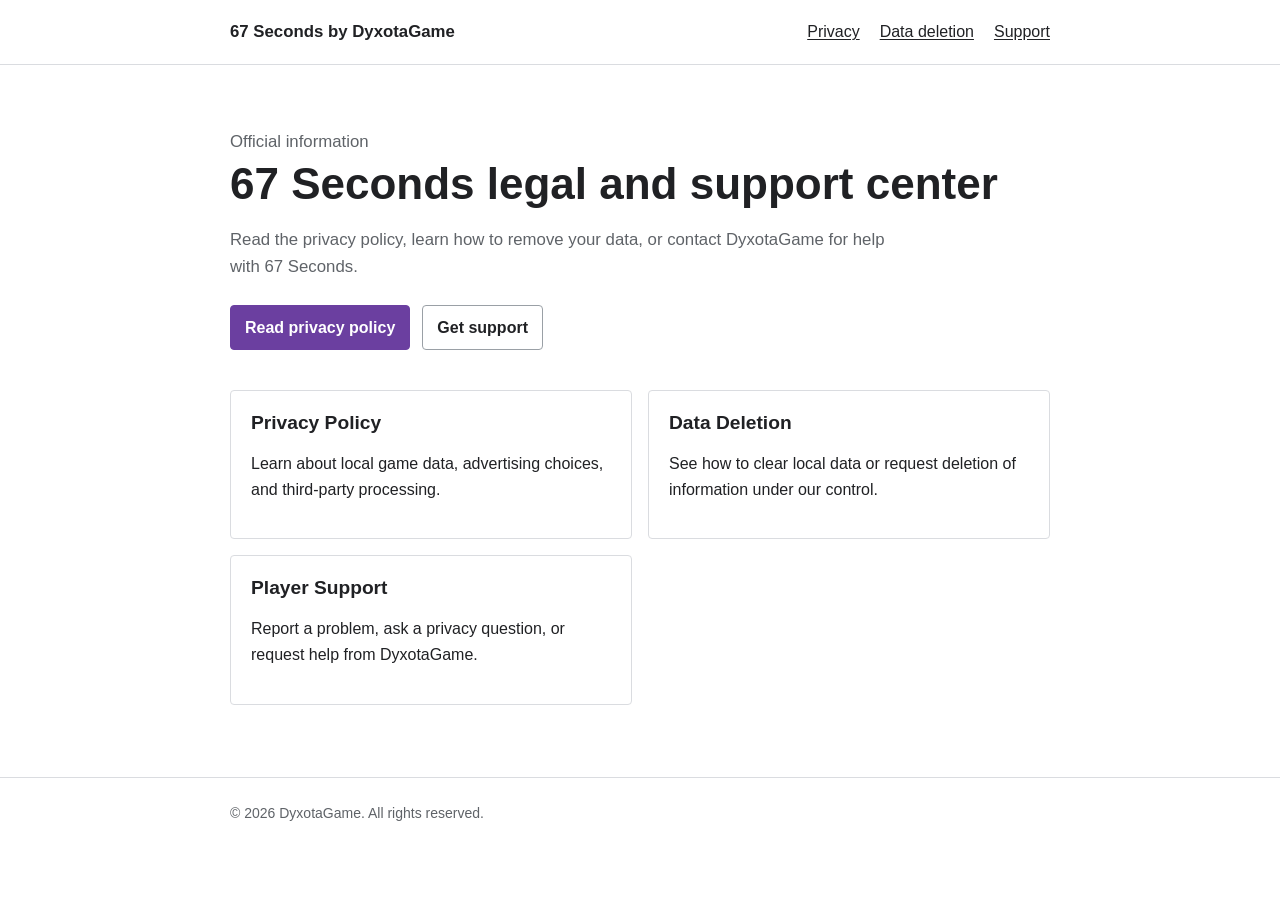
<file: docs/index.html>
<!doctype html>
<html lang="en">
<head>
  <meta charset="utf-8">
  <meta name="viewport" content="width=device-width, initial-scale=1">
  <meta name="description" content="Official legal information and player support for 67 Seconds by DyxotaGame.">
  <title>67 Seconds — Legal &amp; Support</title>
  <link rel="stylesheet" href="./assets/styles.css?v=1">
</head>
<body>
  <header class="site-header">
    <nav class="nav shell" aria-label="Main navigation">
      <a class="brand" href="./"><span class="brand-mark">67 Seconds</span> by DyxotaGame</a>
      <div class="nav-links">
        <a href="./privacy-policy/">Privacy</a>
        <a href="./data-deletion/">Data deletion</a>
        <a href="./support/">Support</a>
      </div>
    </nav>
  </header>

  <main class="shell">
    <section class="hero">
      <p class="eyebrow">Official information</p>
      <h1>67 Seconds legal and support center</h1>
      <p>Read the privacy policy, learn how to remove your data, or contact DyxotaGame for help with 67 Seconds.</p>
      <div class="actions">
        <a class="button primary" href="./privacy-policy/">Read privacy policy</a>
        <a class="button" href="./support/">Get support</a>
      </div>
    </section>

    <section class="grid" aria-label="Available resources">
      <article class="card">
        <h2>Privacy Policy</h2>
        <p>Learn about local game data, advertising choices, and third-party processing.</p>
      </article>
      <article class="card">
        <h2>Data Deletion</h2>
        <p>See how to clear local data or request deletion of information under our control.</p>
      </article>
      <article class="card">
        <h2>Player Support</h2>
        <p>Report a problem, ask a privacy question, or request help from DyxotaGame.</p>
      </article>
    </section>
  </main>

  <footer class="site-footer">
    <div class="shell">© 2026 DyxotaGame. All rights reserved.</div>
  </footer>
</body>
</html>
</file>
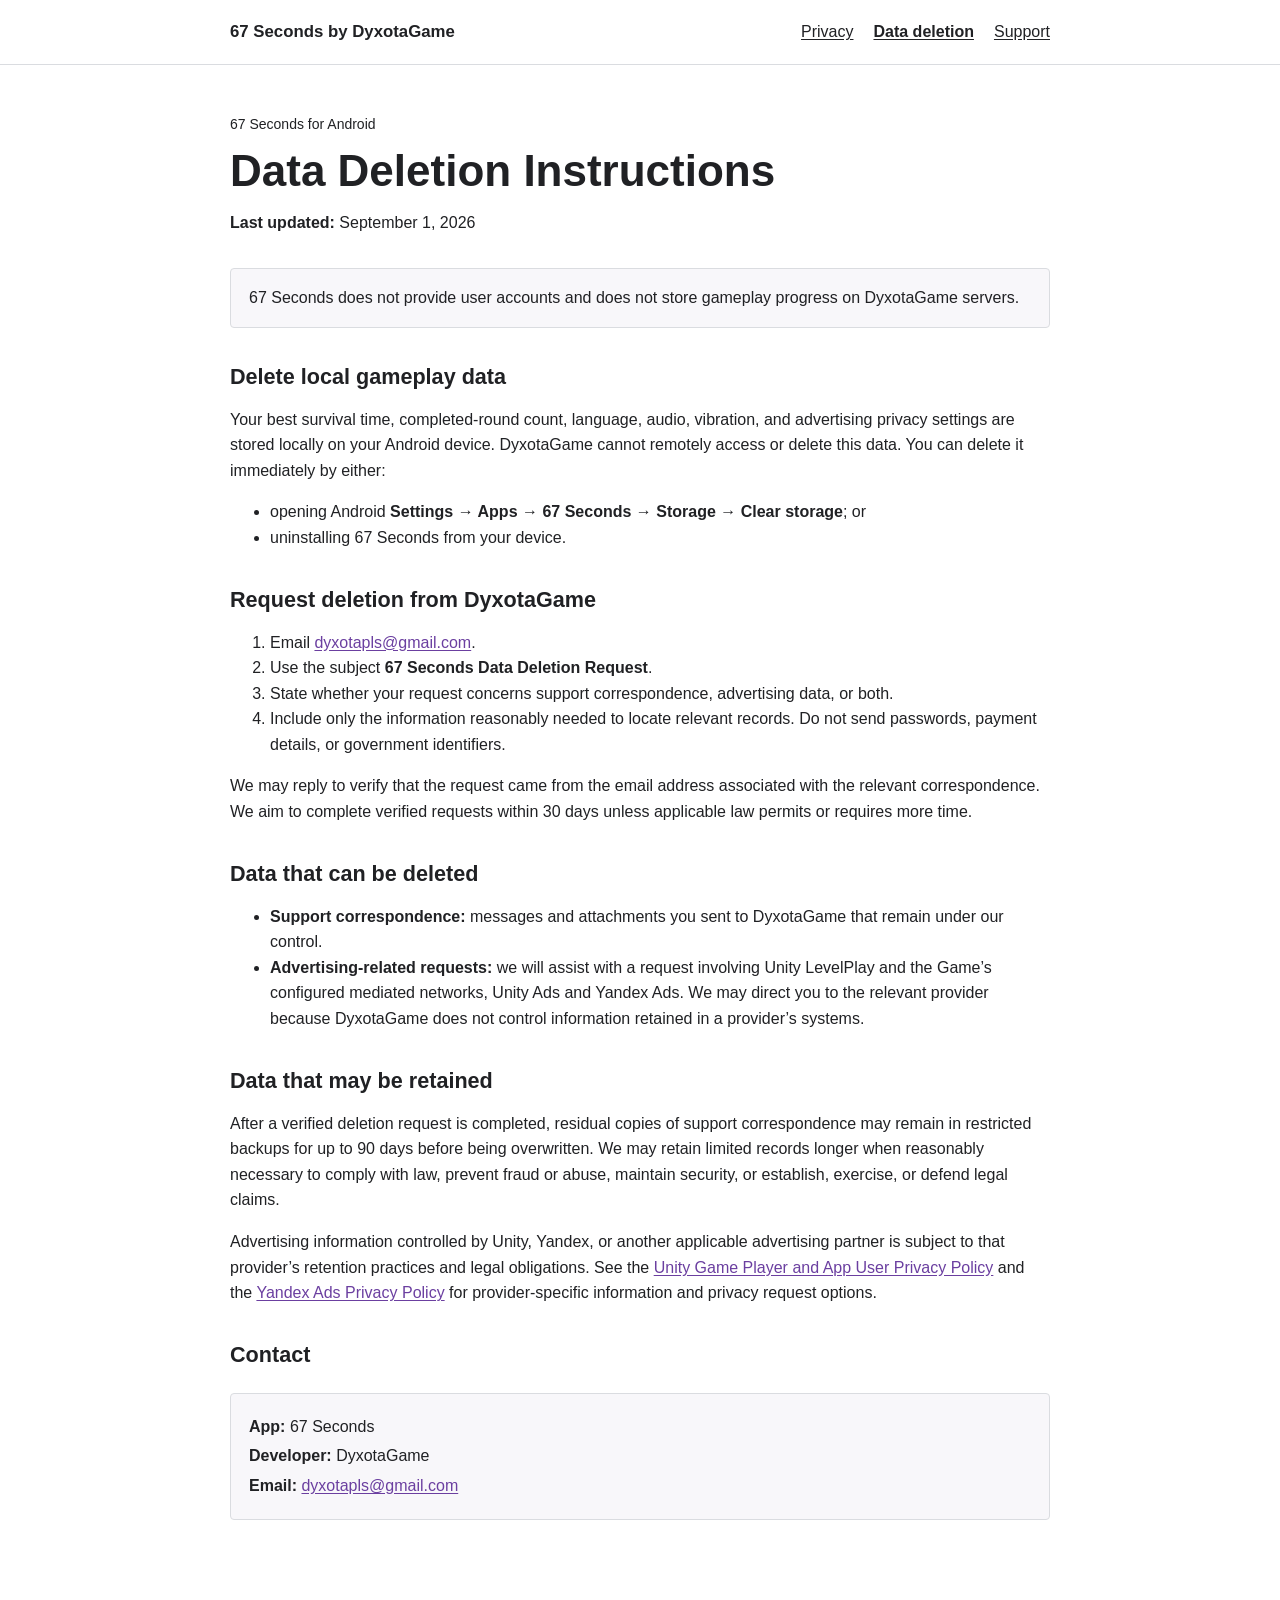
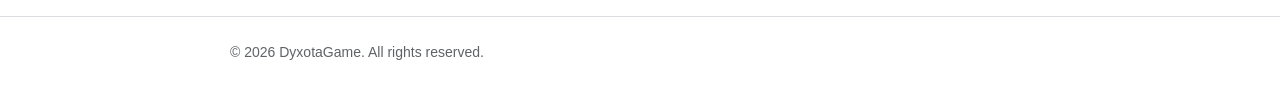
<file: docs/data-deletion/index.html>
<!doctype html>
<html lang="en">
<head>
  <meta charset="utf-8">
  <meta name="viewport" content="width=device-width, initial-scale=1">
  <meta name="description" content="Instructions for deleting data associated with 67 Seconds by DyxotaGame.">
  <title>Data Deletion — 67 Seconds</title>
  <link rel="stylesheet" href="../assets/styles.css?v=1">
</head>
<body>
  <header class="site-header">
    <nav class="nav shell" aria-label="Main navigation">
      <a class="brand" href="../"><span class="brand-mark">67 Seconds</span> by DyxotaGame</a>
      <div class="nav-links">
        <a href="../privacy-policy/">Privacy</a>
        <a href="./" aria-current="page">Data deletion</a>
        <a href="../support/">Support</a>
      </div>
    </nav>
  </header>

  <main class="shell">
    <article class="legal">
      <p class="eyebrow">67 Seconds for Android</p>
      <h1>Data Deletion Instructions</h1>
      <p class="meta"><strong>Last updated:</strong> September 1, 2026</p>

      <div class="notice">
        67 Seconds does not provide user accounts and does not store gameplay progress on DyxotaGame servers.
      </div>

      <h2>Delete local gameplay data</h2>
      <p>Your best survival time, completed-round count, language, audio, vibration, and advertising privacy settings are stored locally on your Android device. DyxotaGame cannot remotely access or delete this data. You can delete it immediately by either:</p>
      <ul>
        <li>opening Android <strong>Settings → Apps → 67 Seconds → Storage → Clear storage</strong>; or</li>
        <li>uninstalling 67 Seconds from your device.</li>
      </ul>

      <h2>Request deletion from DyxotaGame</h2>
      <ol>
        <li>Email <a href="mailto:dyxotapls@gmail.com?subject=67%20Seconds%20Data%20Deletion%20Request">dyxotapls@gmail.com</a>.</li>
        <li>Use the subject <strong>67 Seconds Data Deletion Request</strong>.</li>
        <li>State whether your request concerns support correspondence, advertising data, or both.</li>
        <li>Include only the information reasonably needed to locate relevant records. Do not send passwords, payment details, or government identifiers.</li>
      </ol>
      <p>We may reply to verify that the request came from the email address associated with the relevant correspondence. We aim to complete verified requests within 30 days unless applicable law permits or requires more time.</p>

      <h2>Data that can be deleted</h2>
      <ul>
        <li><strong>Support correspondence:</strong> messages and attachments you sent to DyxotaGame that remain under our control.</li>
        <li><strong>Advertising-related requests:</strong> we will assist with a request involving Unity LevelPlay and the Game’s configured mediated networks, Unity Ads and Yandex Ads. We may direct you to the relevant provider because DyxotaGame does not control information retained in a provider’s systems.</li>
      </ul>

      <h2>Data that may be retained</h2>
      <p>After a verified deletion request is completed, residual copies of support correspondence may remain in restricted backups for up to 90 days before being overwritten. We may retain limited records longer when reasonably necessary to comply with law, prevent fraud or abuse, maintain security, or establish, exercise, or defend legal claims.</p>
      <p>Advertising information controlled by Unity, Yandex, or another applicable advertising partner is subject to that provider’s retention practices and legal obligations. See the <a href="https://unity.com/legal/game-player-and-app-user-privacy-policy" rel="noopener noreferrer">Unity Game Player and App User Privacy Policy</a> and the <a href="https://yandex.com/legal/international_ads_privacy_policy/en/" rel="noopener noreferrer">Yandex Ads Privacy Policy</a> for provider-specific information and privacy request options.</p>

      <h2>Contact</h2>
      <div class="contact-box">
        <p><strong>App:</strong> 67 Seconds</p>
        <p><strong>Developer:</strong> DyxotaGame</p>
        <p><strong>Email:</strong> <a href="mailto:dyxotapls@gmail.com?subject=67%20Seconds%20Data%20Deletion%20Request">dyxotapls@gmail.com</a></p>
      </div>
    </article>
  </main>

  <footer class="site-footer">
    <div class="shell">© 2026 DyxotaGame. All rights reserved.</div>
  </footer>
</body>
</html>
</file>
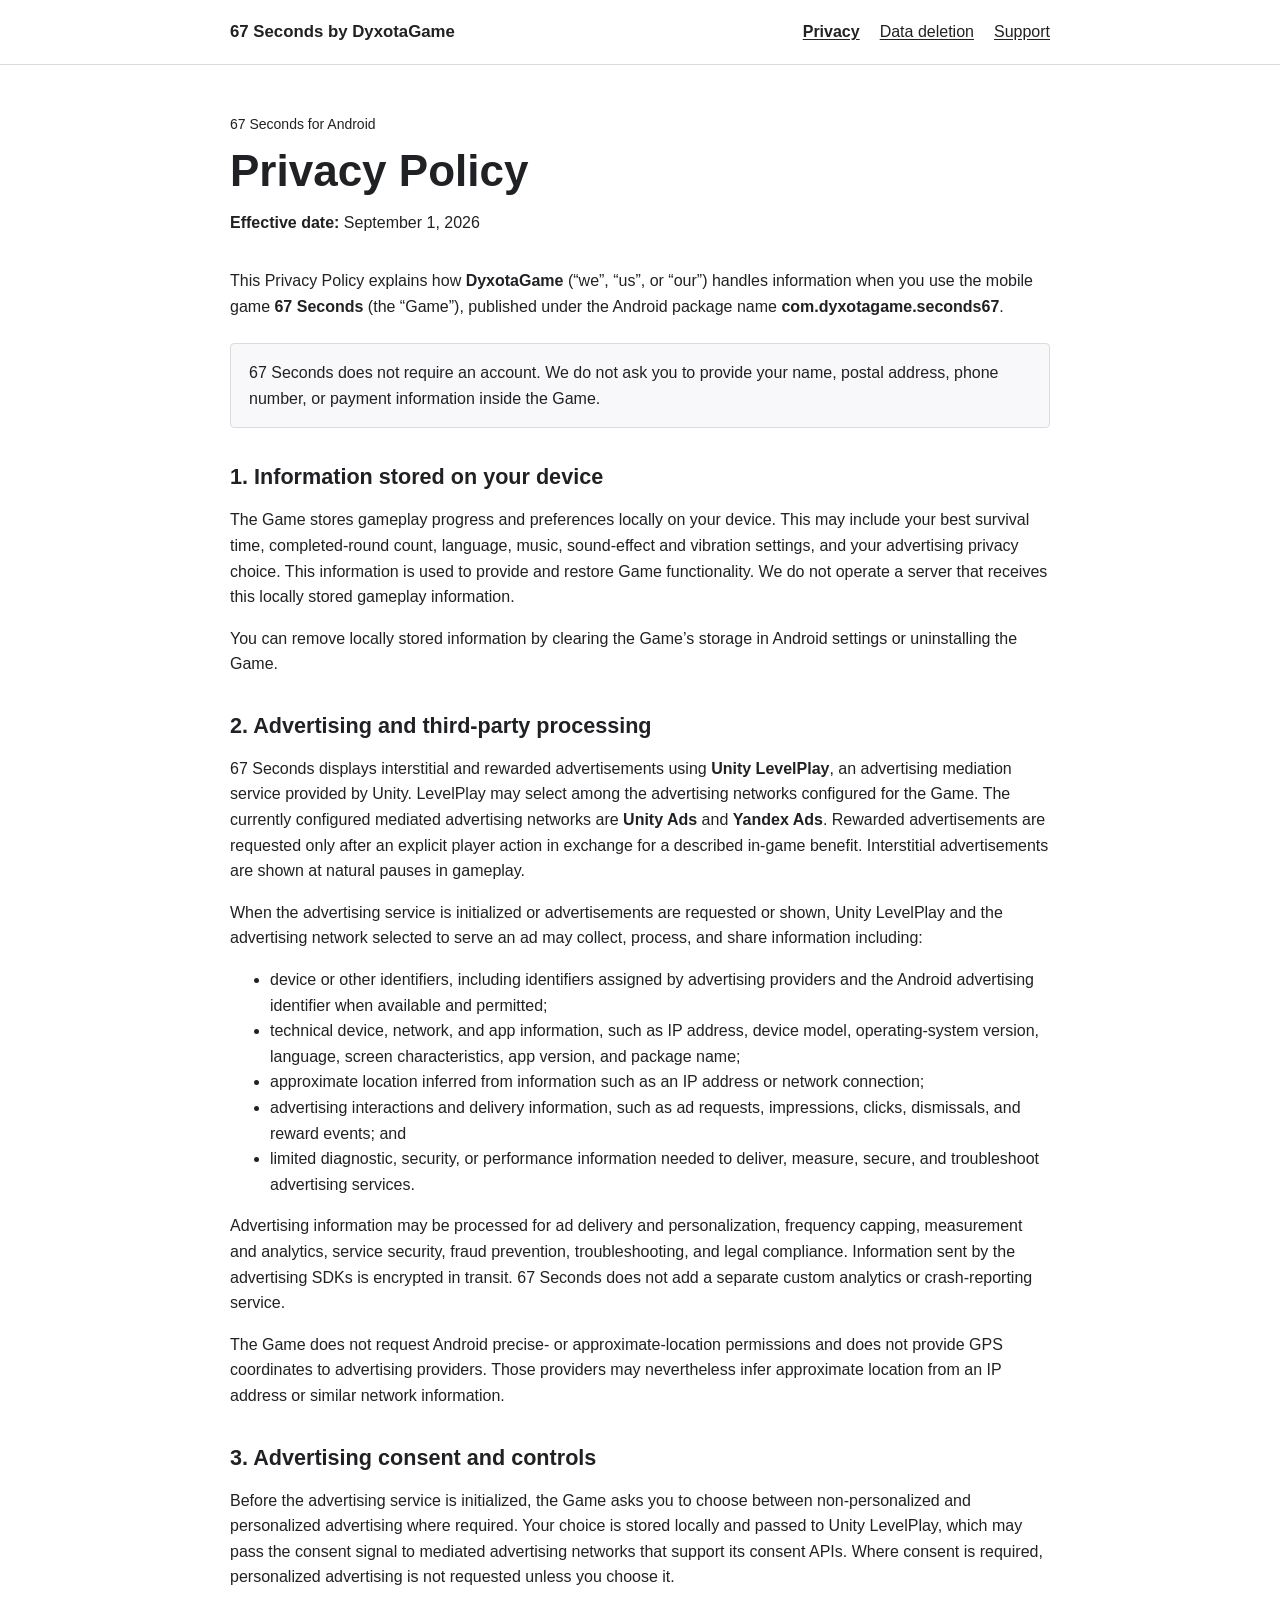
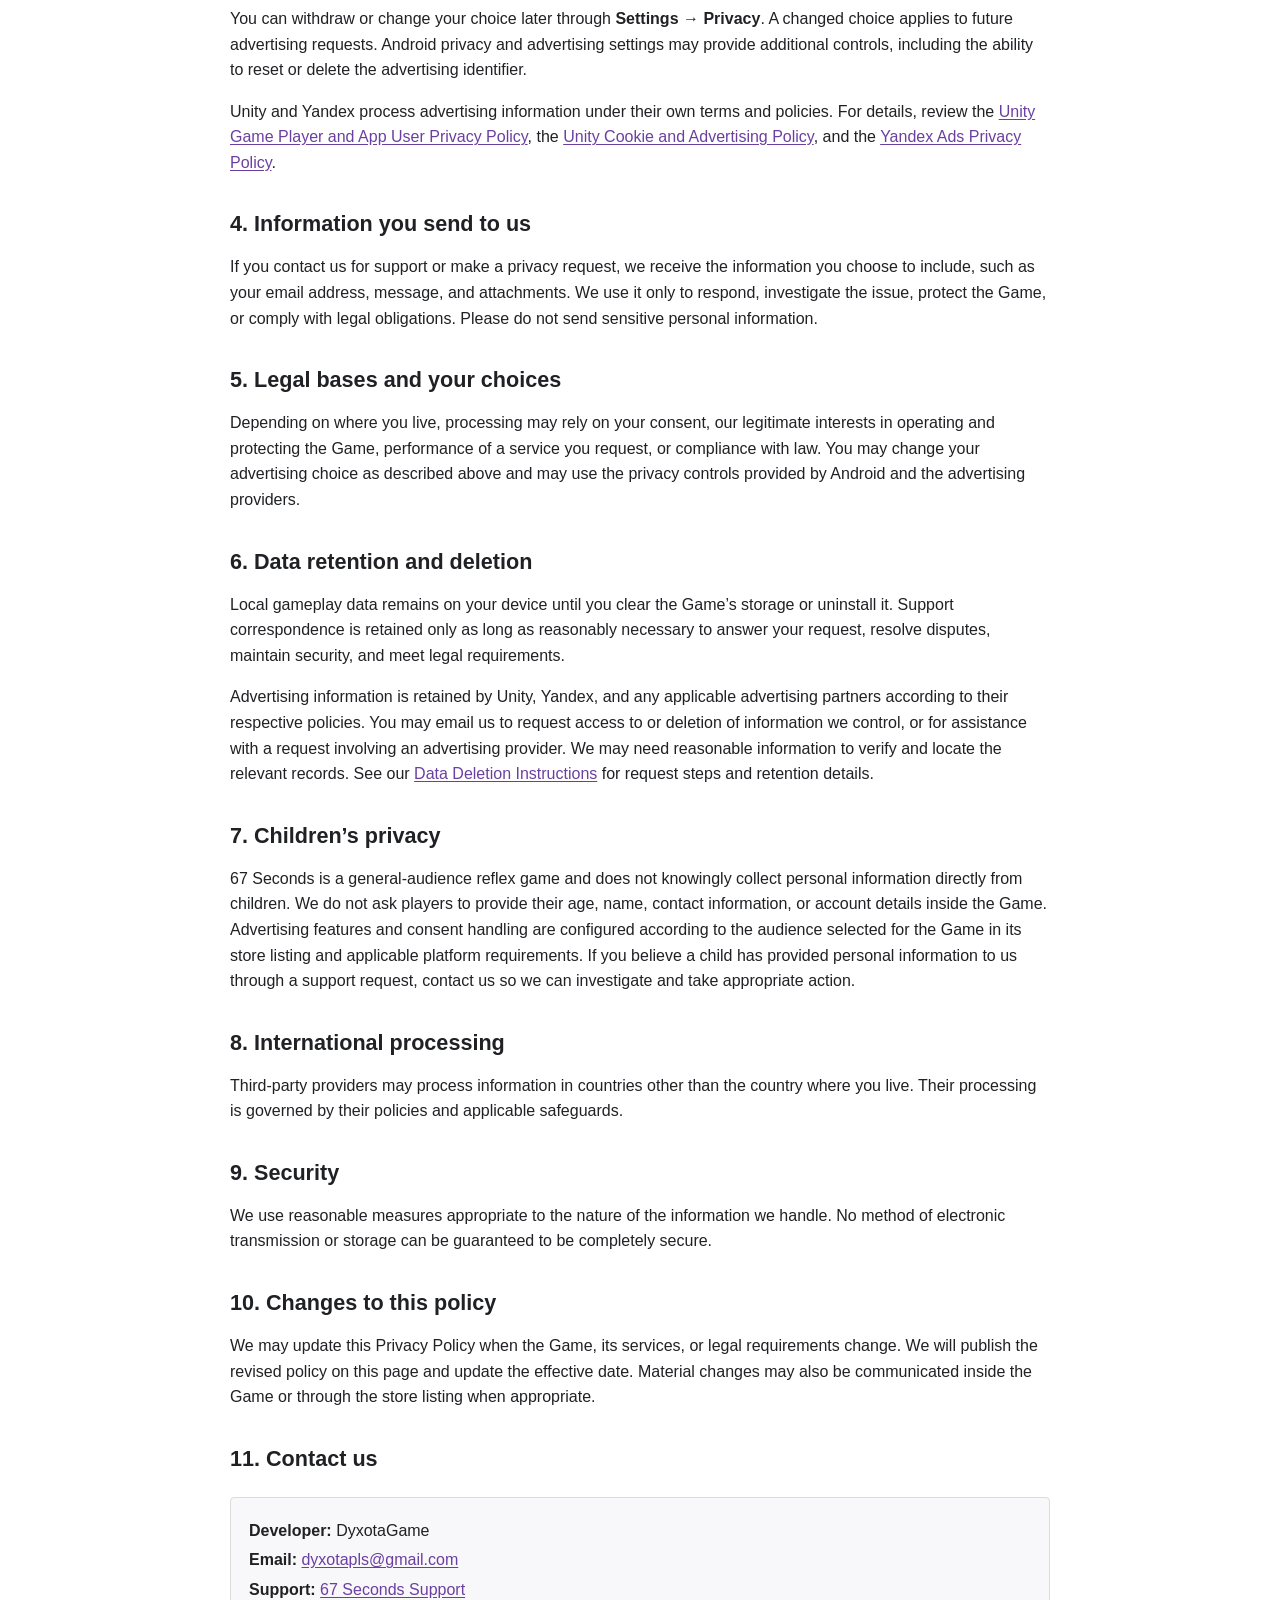
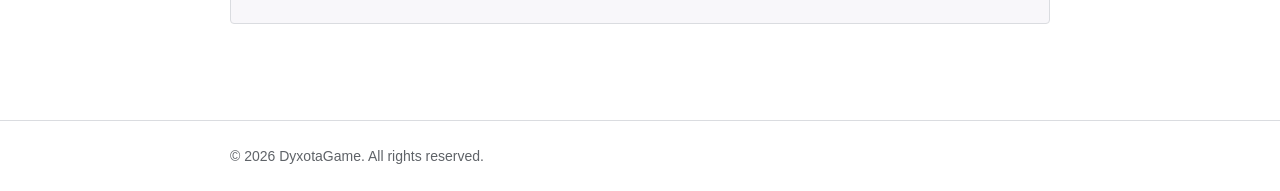
<file: docs/privacy-policy/index.html>
<!doctype html>
<html lang="en">
<head>
  <meta charset="utf-8">
  <meta name="viewport" content="width=device-width, initial-scale=1">
  <meta name="description" content="Privacy Policy for the Android game 67 Seconds by DyxotaGame.">
  <title>Privacy Policy — 67 Seconds</title>
  <link rel="stylesheet" href="../assets/styles.css?v=1">
</head>
<body>
  <header class="site-header">
    <nav class="nav shell" aria-label="Main navigation">
      <a class="brand" href="../"><span class="brand-mark">67 Seconds</span> by DyxotaGame</a>
      <div class="nav-links">
        <a href="./" aria-current="page">Privacy</a>
        <a href="../data-deletion/">Data deletion</a>
        <a href="../support/">Support</a>
      </div>
    </nav>
  </header>

  <main class="shell">
    <article class="legal">
      <p class="eyebrow">67 Seconds for Android</p>
      <h1>Privacy Policy</h1>
      <p class="meta"><strong>Effective date:</strong> September 1, 2026</p>

      <p>This Privacy Policy explains how <strong>DyxotaGame</strong> (“we”, “us”, or “our”) handles information when you use the mobile game <strong>67 Seconds</strong> (the “Game”), published under the Android package name <strong>com.dyxotagame.seconds67</strong>.</p>

      <div class="notice">
        67 Seconds does not require an account. We do not ask you to provide your name, postal address, phone number, or payment information inside the Game.
      </div>

      <h2>1. Information stored on your device</h2>
      <p>The Game stores gameplay progress and preferences locally on your device. This may include your best survival time, completed-round count, language, music, sound-effect and vibration settings, and your advertising privacy choice. This information is used to provide and restore Game functionality. We do not operate a server that receives this locally stored gameplay information.</p>
      <p>You can remove locally stored information by clearing the Game’s storage in Android settings or uninstalling the Game.</p>

      <h2>2. Advertising and third-party processing</h2>
      <p>67 Seconds displays interstitial and rewarded advertisements using <strong>Unity LevelPlay</strong>, an advertising mediation service provided by Unity. LevelPlay may select among the advertising networks configured for the Game. The currently configured mediated advertising networks are <strong>Unity Ads</strong> and <strong>Yandex Ads</strong>. Rewarded advertisements are requested only after an explicit player action in exchange for a described in-game benefit. Interstitial advertisements are shown at natural pauses in gameplay.</p>
      <p>When the advertising service is initialized or advertisements are requested or shown, Unity LevelPlay and the advertising network selected to serve an ad may collect, process, and share information including:</p>
      <ul>
        <li>device or other identifiers, including identifiers assigned by advertising providers and the Android advertising identifier when available and permitted;</li>
        <li>technical device, network, and app information, such as IP address, device model, operating-system version, language, screen characteristics, app version, and package name;</li>
        <li>approximate location inferred from information such as an IP address or network connection;</li>
        <li>advertising interactions and delivery information, such as ad requests, impressions, clicks, dismissals, and reward events; and</li>
        <li>limited diagnostic, security, or performance information needed to deliver, measure, secure, and troubleshoot advertising services.</li>
      </ul>
      <p>Advertising information may be processed for ad delivery and personalization, frequency capping, measurement and analytics, service security, fraud prevention, troubleshooting, and legal compliance. Information sent by the advertising SDKs is encrypted in transit. 67 Seconds does not add a separate custom analytics or crash-reporting service.</p>
      <p>The Game does not request Android precise- or approximate-location permissions and does not provide GPS coordinates to advertising providers. Those providers may nevertheless infer approximate location from an IP address or similar network information.</p>

      <h2>3. Advertising consent and controls</h2>
      <p>Before the advertising service is initialized, the Game asks you to choose between non-personalized and personalized advertising where required. Your choice is stored locally and passed to Unity LevelPlay, which may pass the consent signal to mediated advertising networks that support its consent APIs. Where consent is required, personalized advertising is not requested unless you choose it.</p>
      <p>You can withdraw or change your choice later through <strong>Settings → Privacy</strong>. A changed choice applies to future advertising requests. Android privacy and advertising settings may provide additional controls, including the ability to reset or delete the advertising identifier.</p>
      <p>Unity and Yandex process advertising information under their own terms and policies. For details, review the <a href="https://unity.com/legal/game-player-and-app-user-privacy-policy" rel="noopener noreferrer">Unity Game Player and App User Privacy Policy</a>, the <a href="https://unity.com/legal/cookie-policy" rel="noopener noreferrer">Unity Cookie and Advertising Policy</a>, and the <a href="https://yandex.com/legal/international_ads_privacy_policy/en/" rel="noopener noreferrer">Yandex Ads Privacy Policy</a>.</p>

      <h2>4. Information you send to us</h2>
      <p>If you contact us for support or make a privacy request, we receive the information you choose to include, such as your email address, message, and attachments. We use it only to respond, investigate the issue, protect the Game, or comply with legal obligations. Please do not send sensitive personal information.</p>

      <h2>5. Legal bases and your choices</h2>
      <p>Depending on where you live, processing may rely on your consent, our legitimate interests in operating and protecting the Game, performance of a service you request, or compliance with law. You may change your advertising choice as described above and may use the privacy controls provided by Android and the advertising providers.</p>

      <h2>6. Data retention and deletion</h2>
      <p>Local gameplay data remains on your device until you clear the Game’s storage or uninstall it. Support correspondence is retained only as long as reasonably necessary to answer your request, resolve disputes, maintain security, and meet legal requirements.</p>
      <p>Advertising information is retained by Unity, Yandex, and any applicable advertising partners according to their respective policies. You may email us to request access to or deletion of information we control, or for assistance with a request involving an advertising provider. We may need reasonable information to verify and locate the relevant records. See our <a href="../data-deletion/">Data Deletion Instructions</a> for request steps and retention details.</p>

      <h2>7. Children’s privacy</h2>
      <p>67 Seconds is a general-audience reflex game and does not knowingly collect personal information directly from children. We do not ask players to provide their age, name, contact information, or account details inside the Game. Advertising features and consent handling are configured according to the audience selected for the Game in its store listing and applicable platform requirements. If you believe a child has provided personal information to us through a support request, contact us so we can investigate and take appropriate action.</p>

      <h2>8. International processing</h2>
      <p>Third-party providers may process information in countries other than the country where you live. Their processing is governed by their policies and applicable safeguards.</p>

      <h2>9. Security</h2>
      <p>We use reasonable measures appropriate to the nature of the information we handle. No method of electronic transmission or storage can be guaranteed to be completely secure.</p>

      <h2>10. Changes to this policy</h2>
      <p>We may update this Privacy Policy when the Game, its services, or legal requirements change. We will publish the revised policy on this page and update the effective date. Material changes may also be communicated inside the Game or through the store listing when appropriate.</p>

      <h2>11. Contact us</h2>
      <div class="contact-box">
        <p><strong>Developer:</strong> DyxotaGame</p>
        <p><strong>Email:</strong> <a href="mailto:dyxotapls@gmail.com">dyxotapls@gmail.com</a></p>
        <p><strong>Support:</strong> <a href="../support/">67 Seconds Support</a></p>
      </div>
    </article>
  </main>

  <footer class="site-footer">
    <div class="shell">© 2026 DyxotaGame. All rights reserved.</div>
  </footer>
</body>
</html>
</file>
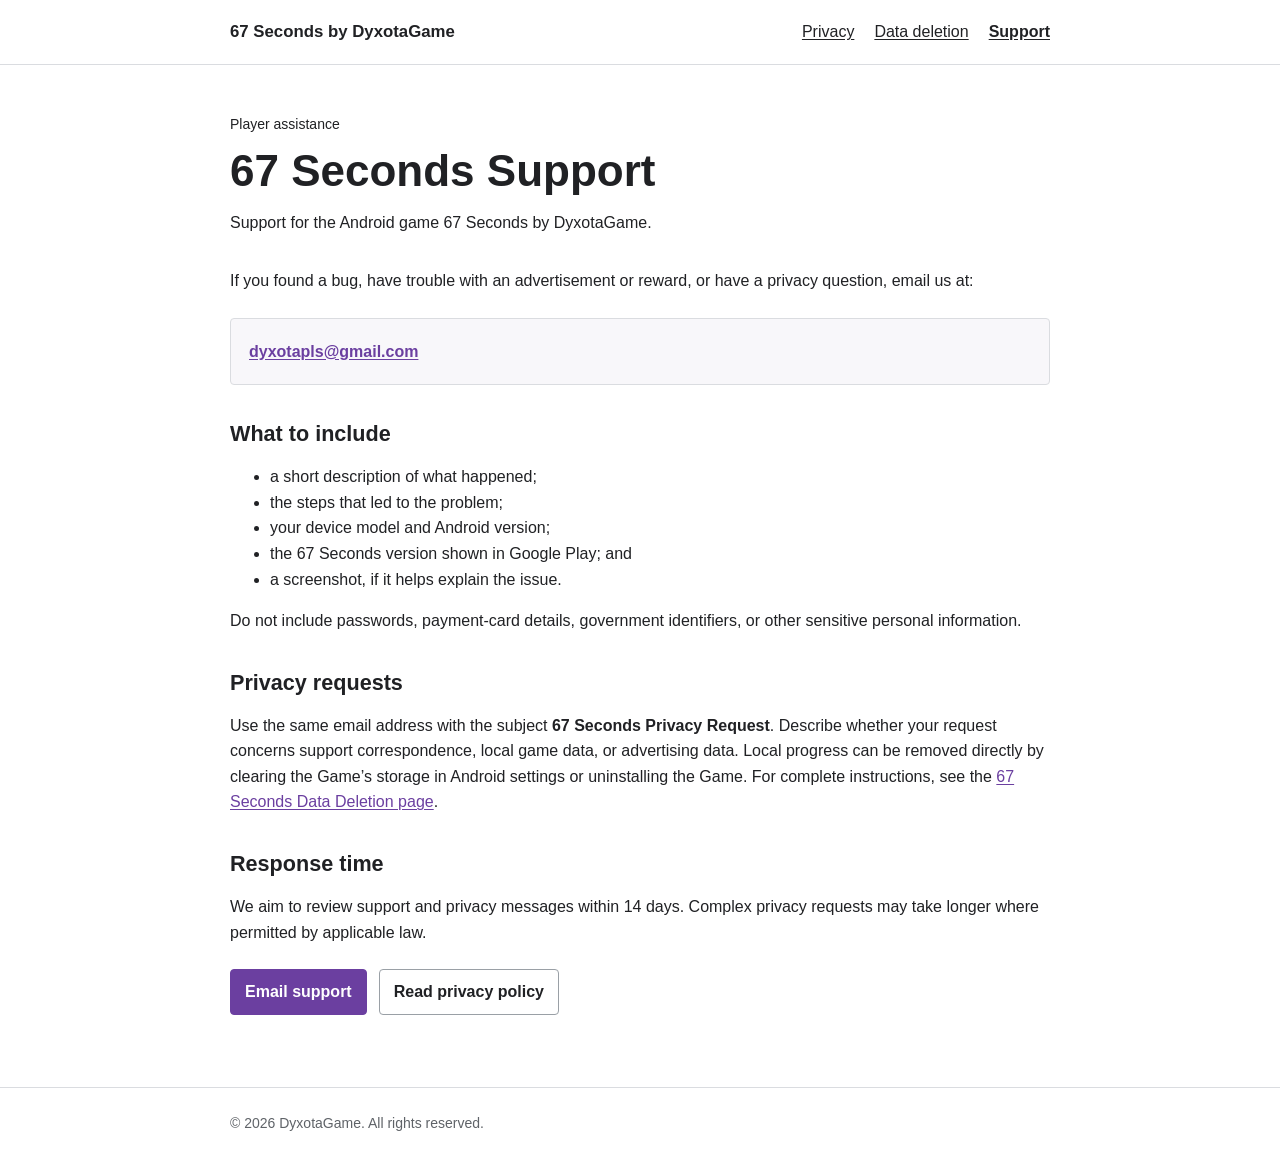
<file: docs/support/index.html>
<!doctype html>
<html lang="en">
<head>
  <meta charset="utf-8">
  <meta name="viewport" content="width=device-width, initial-scale=1">
  <meta name="description" content="Player support and privacy contact information for 67 Seconds by DyxotaGame.">
  <title>Support — 67 Seconds</title>
  <link rel="stylesheet" href="../assets/styles.css?v=1">
</head>
<body>
  <header class="site-header">
    <nav class="nav shell" aria-label="Main navigation">
      <a class="brand" href="../"><span class="brand-mark">67 Seconds</span> by DyxotaGame</a>
      <div class="nav-links">
        <a href="../privacy-policy/">Privacy</a>
        <a href="../data-deletion/">Data deletion</a>
        <a href="./" aria-current="page">Support</a>
      </div>
    </nav>
  </header>

  <main class="shell">
    <article class="legal">
      <p class="eyebrow">Player assistance</p>
      <h1>67 Seconds Support</h1>
      <p class="meta">Support for the Android game 67 Seconds by DyxotaGame.</p>

      <p>If you found a bug, have trouble with an advertisement or reward, or have a privacy question, email us at:</p>
      <div class="contact-box">
        <p><strong><a href="mailto:dyxotapls@gmail.com?subject=67%20Seconds%20Support">dyxotapls@gmail.com</a></strong></p>
      </div>

      <h2>What to include</h2>
      <ul>
        <li>a short description of what happened;</li>
        <li>the steps that led to the problem;</li>
        <li>your device model and Android version;</li>
        <li>the 67 Seconds version shown in Google Play; and</li>
        <li>a screenshot, if it helps explain the issue.</li>
      </ul>
      <p>Do not include passwords, payment-card details, government identifiers, or other sensitive personal information.</p>

      <h2>Privacy requests</h2>
      <p>Use the same email address with the subject <strong>67 Seconds Privacy Request</strong>. Describe whether your request concerns support correspondence, local game data, or advertising data. Local progress can be removed directly by clearing the Game’s storage in Android settings or uninstalling the Game. For complete instructions, see the <a href="../data-deletion/">67 Seconds Data Deletion page</a>.</p>

      <h2>Response time</h2>
      <p>We aim to review support and privacy messages within 14 days. Complex privacy requests may take longer where permitted by applicable law.</p>

      <div class="actions">
        <a class="button primary" href="mailto:dyxotapls@gmail.com?subject=67%20Seconds%20Support">Email support</a>
        <a class="button" href="../privacy-policy/">Read privacy policy</a>
      </div>
    </article>
  </main>

  <footer class="site-footer">
    <div class="shell">© 2026 DyxotaGame. All rights reserved.</div>
  </footer>
</body>
</html>
</file>
<file: docs/assets/styles.css>
:root {
  color-scheme: light;
  --text: #202124;
  --muted: #5f6368;
  --border: #dadce0;
  --link: #6b3fa0;
  --background: #ffffff;
  --subtle-background: #f8f7fa;
  --max-width: 820px;
}

* {
  box-sizing: border-box;
}

html {
  font-size: 16px;
}

body {
  min-height: 100vh;
  margin: 0;
  color: var(--text);
  background: var(--background);
  font-family: Arial, Helvetica, sans-serif;
  line-height: 1.6;
}

a {
  color: var(--link);
  text-underline-offset: 2px;
}

a:hover {
  text-decoration-thickness: 2px;
}

a:focus-visible {
  outline: 2px solid var(--link);
  outline-offset: 3px;
}

.shell {
  width: min(calc(100% - 40px), var(--max-width));
  margin: 0 auto;
}

.site-header {
  border-bottom: 1px solid var(--border);
}

.nav {
  min-height: 64px;
  display: flex;
  align-items: center;
  justify-content: space-between;
  gap: 24px;
}

.brand {
  color: var(--text);
  font-size: 1.05rem;
  font-weight: 700;
  text-decoration: none;
}

.nav-links {
  display: flex;
  flex-wrap: wrap;
  gap: 20px;
}

.nav-links a {
  color: var(--text);
}

.nav-links a[aria-current="page"] {
  font-weight: 700;
}

main {
  padding: 48px 0 72px;
}

.hero,
.legal {
  padding: 0;
}

.eyebrow {
  margin: 0 0 8px;
  color: var(--muted);
  font-size: 0.875rem;
}

h1,
h2,
h3 {
  line-height: 1.25;
}

h1 {
  margin: 0;
  font-size: clamp(2rem, 5vw, 2.75rem);
}

h2 {
  margin: 36px 0 10px;
  font-size: 1.35rem;
}

.hero p {
  max-width: 680px;
  margin: 16px 0 0;
  color: var(--muted);
  font-size: 1.05rem;
}

.meta {
  margin: 12px 0 32px;
  color: var(--muted);
}

.actions {
  display: flex;
  flex-wrap: wrap;
  gap: 12px;
  margin-top: 24px;
}

.button {
  display: inline-block;
  padding: 9px 14px;
  border: 1px solid #9aa0a6;
  border-radius: 4px;
  color: var(--text);
  background: var(--background);
  font-weight: 600;
  text-decoration: none;
}

.button.primary {
  border-color: var(--link);
  color: #ffffff;
  background: var(--link);
}

.grid {
  display: grid;
  grid-template-columns: repeat(2, minmax(0, 1fr));
  gap: 16px;
  margin-top: 40px;
}

.card {
  padding: 20px;
  border: 1px solid var(--border);
  border-radius: 4px;
}

.card h2 {
  margin: 0 0 8px;
  font-size: 1.2rem;
}

.card p,
.legal p,
.legal li {
  color: var(--text);
}

.notice,
.contact-box {
  margin: 24px 0;
  padding: 16px 18px;
  border: 1px solid var(--border);
  border-radius: 4px;
  background: var(--subtle-background);
}

.contact-box p {
  margin: 4px 0;
}

.site-footer {
  padding: 24px 0;
  border-top: 1px solid var(--border);
  color: var(--muted);
  font-size: 0.875rem;
}

@media (max-width: 600px) {
  .nav {
    min-height: auto;
    align-items: flex-start;
    flex-direction: column;
    padding: 16px 0;
    gap: 8px;
  }

  main {
    padding-top: 32px;
  }

  .grid {
    grid-template-columns: 1fr;
  }
}
</file>
